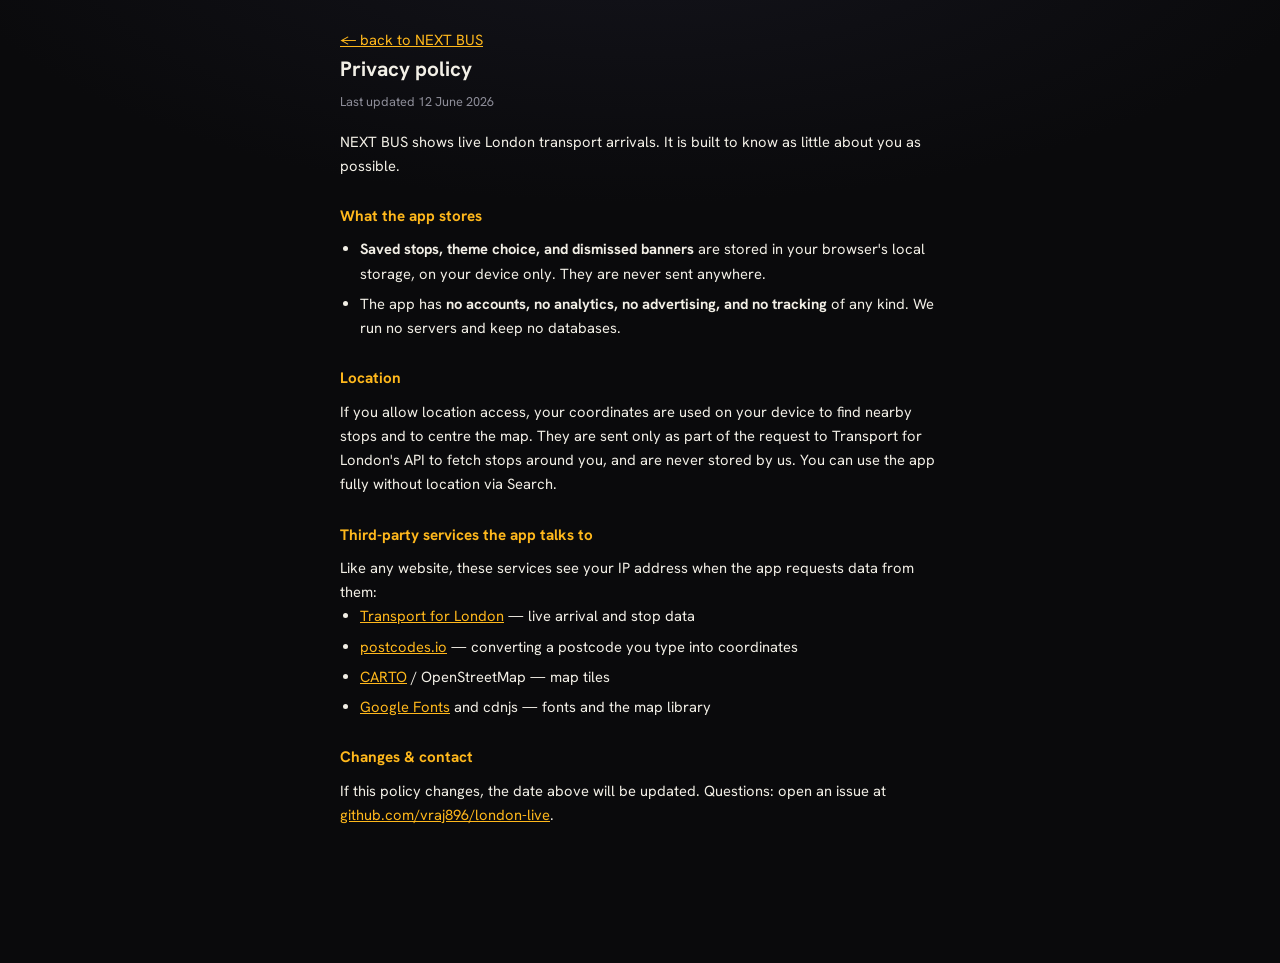
<file: privacy.html>
<!DOCTYPE html>
<html lang="en-GB">
<head>
  <meta charset="UTF-8" />
  <meta name="viewport" content="width=device-width, initial-scale=1.0, viewport-fit=cover" />
  <meta name="theme-color" content="#0a0a0c" />
  <title>Privacy — NEXT BUS</title>
  <link rel="icon" href="icon.svg" type="image/svg+xml" />
  <link rel="preconnect" href="https://fonts.googleapis.com" />
  <link rel="preconnect" href="https://fonts.gstatic.com" crossorigin />
  <link href="https://fonts.googleapis.com/css2?family=Doto:wght@500..900&family=Hanken+Grotesk:ital,wght@0,300..800;1,400&display=swap" rel="stylesheet" />
  <link rel="stylesheet" href="styles.css" />
  <style>
    .legal { max-width: 640px; margin: 0 auto; padding: 28px 20px 60px; line-height: 1.65; }
    .legal h1 { font-size: 1.3rem; margin-bottom: 4px; }
    .legal h2 { font-size: 0.95rem; margin: 26px 0 8px; color: var(--amber); }
    .legal p, .legal li { font-size: 0.92rem; color: var(--ink); }
    .legal ul { padding-left: 20px; display: grid; gap: 6px; }
    .legal .updated { color: var(--muted); font-size: 0.8rem; margin-bottom: 18px; }
    .legal a { color: var(--amber); }
  </style>
</head>
<body>
  <main class="legal">
    <p><a href="./">← back to NEXT BUS</a></p>
    <h1>Privacy policy</h1>
    <p class="updated">Last updated 12 June 2026</p>

    <p>NEXT BUS shows live London transport arrivals. It is built to know as
    little about you as possible.</p>

    <h2>What the app stores</h2>
    <ul>
      <li><strong>Saved stops, theme choice, and dismissed banners</strong> are stored in your
        browser's local storage, on your device only. They are never sent anywhere.</li>
      <li>The app has <strong>no accounts, no analytics, no advertising, and no tracking</strong>
        of any kind. We run no servers and keep no databases.</li>
    </ul>

    <h2>Location</h2>
    <p>If you allow location access, your coordinates are used on your device to
    find nearby stops and to centre the map. They are sent only as part of the
    request to Transport for London's API to fetch stops around you, and are
    never stored by us. You can use the app fully without location via Search.</p>

    <h2>Third-party services the app talks to</h2>
    <p>Like any website, these services see your IP address when the app
    requests data from them:</p>
    <ul>
      <li><a href="https://tfl.gov.uk/corporate/privacy-and-cookies/">Transport for London</a> — live arrival and stop data</li>
      <li><a href="https://postcodes.io">postcodes.io</a> — converting a postcode you type into coordinates</li>
      <li><a href="https://carto.com/privacy">CARTO</a> / OpenStreetMap — map tiles</li>
      <li><a href="https://policies.google.com/privacy">Google Fonts</a> and cdnjs — fonts and the map library</li>
    </ul>

    <h2>Changes & contact</h2>
    <p>If this policy changes, the date above will be updated. Questions:
    open an issue at
    <a href="https://github.com/vraj896/london-live">github.com/vraj896/london-live</a>.</p>
  </main>
</body>
</html>
</file>
<file: styles.css>
/* ============================================================
   NEXT BUS — London live arrivals
   Aesthetic: the dot-matrix countdown sign at a London bus stop.
   Blind black, glowing amber LEDs, Johnston-flavoured grotesk.
   ============================================================ */

:root {
  --bg: #0a0a0c;
  --bg-2: #101014;
  --panel: #15151a;
  --panel-2: #1c1c22;
  --line: #2a2a32;
  --ink: #f2efe6;
  --muted: #8d8d98;
  --amber: #ffb81c;
  --amber-dim: #b97f0e;
  --amber-glow: rgba(255, 184, 28, 0.45);
  --accent-soft: rgba(255, 184, 28, 0.16);
  --chip-ink: #412402;
  --bar-bg: rgba(16, 16, 20, 0.96);
  --app-bg: radial-gradient(1200px 500px at 50% -10%, #14141c 0%, #0a0a0c 60%), #0a0a0c;
  --bus-red: #dc241f;
  --roundel-blue: #0019a8;
  --good: #5bbd72;
  --bad: #ff5d4d;

  --font-body: "Hanken Grotesk", "Helvetica Neue", sans-serif;
  --font-led: "Doto", "Courier New", monospace;

  --sat: env(safe-area-inset-top, 0px);
  --sab: env(safe-area-inset-bottom, 0px);
}

[data-theme="light"] {
  --bg: #f4f2ec;
  --bg-2: #ece9e1;
  --panel: #ffffff;
  --panel-2: #faf8f2;
  --line: #ddd8cc;
  --ink: #1d1c18;
  --muted: #6d6c64;
  --amber: #8a5e06;
  --amber-dim: #b97f0e;
  --amber-glow: rgba(0, 0, 0, 0);
  --accent-soft: rgba(138, 94, 6, 0.13);
  --chip-ink: #fff8ec;
  --bar-bg: rgba(244, 242, 236, 0.95);
  --app-bg: #f4f2ec;
  --bad: #c0392b;
}

* { box-sizing: border-box; margin: 0; padding: 0; }

html { -webkit-text-size-adjust: 100%; }

body {
  font-family: var(--font-body);
  background: var(--app-bg);
  color: var(--ink);
  min-height: 100dvh;
  padding-bottom: calc(76px + var(--sab));
  overscroll-behavior-y: none;
}

button { font: inherit; color: inherit; background: none; border: 0; cursor: pointer; }

:focus-visible {
  outline: 2px solid var(--amber);
  outline-offset: 2px;
  border-radius: 4px;
}

.led {
  font-family: var(--font-led);
  font-weight: 800;
  color: var(--amber);
  text-shadow: 0 0 8px var(--amber-glow), 0 0 22px rgba(255, 184, 28, 0.18);
  letter-spacing: 0.04em;
  font-variant-numeric: tabular-nums;
}

/* ---------- top bar ---------- */

.topbar {
  position: sticky;
  top: 0;
  z-index: 20;
  display: flex;
  align-items: center;
  justify-content: space-between;
  padding: calc(10px + var(--sat)) 16px 10px;
  background: var(--bar-bg);
  backdrop-filter: blur(8px);
  border-bottom: 1px solid var(--line);
}

.topbar-right { display: flex; align-items: center; gap: 10px; }

.icon-btn {
  width: 36px; height: 36px;
  display: grid;
  place-items: center;
  border-radius: 10px;
  border: 1px solid var(--line);
  background: var(--panel);
  color: var(--amber);
  font-size: 1.05rem;
  line-height: 1;
}
.icon-btn:active { transform: scale(0.92); }

.brand { display: flex; align-items: center; gap: 10px; }

.brand-mark { width: 30px; height: 30px; flex: none; }

.brand h1 {
  font-size: 1.05rem;
  font-weight: 800;
  letter-spacing: 0.14em;
}
.brand h1 em {
  font-style: normal;
  color: var(--amber);
  margin-left: 2px;
}

.clock { font-size: 1.15rem; }

/* ---------- line status strip ---------- */

.status-strip {
  display: flex;
  gap: 8px;
  overflow-x: auto;
  padding: 10px 16px;
  scrollbar-width: none;
  border-bottom: 1px solid var(--line);
  background: var(--bg-2);
}
.status-strip::-webkit-scrollbar { display: none; }

.status-loading { color: var(--muted); font-size: 0.8rem; padding: 3px 0; }

.status-chip {
  flex: none;
  display: inline-flex;
  align-items: center;
  gap: 7px;
  font-size: 0.74rem;
  font-weight: 600;
  letter-spacing: 0.02em;
  padding: 4px 10px 4px 4px;
  border-radius: 999px;
  background: var(--panel);
  border: 1px solid var(--line);
  white-space: nowrap;
}
.status-chip .swatch {
  width: 18px; height: 18px;
  border-radius: 50%;
  flex: none;
}
.status-chip.disrupted { border-color: rgba(255, 93, 77, 0.55); cursor: pointer; }
.status-chip.disrupted .state { color: var(--bad); }
.status-chip .state { color: var(--muted); font-weight: 500; margin-left: 2px; }

.status-reason {
  padding: 10px 16px;
  font-size: 0.8rem;
  line-height: 1.5;
  color: var(--ink);
  background: rgba(255, 93, 77, 0.08);
  border-bottom: 1px solid rgba(255, 93, 77, 0.3);
}

/* ---------- install banner & modal ---------- */

.install-banner[hidden] { display: none; }

.install-banner {
  display: flex;
  align-items: center;
  gap: 10px;
  max-width: 720px;
  margin: 14px 16px 0;
  padding: 11px 12px 11px 16px;
  background: linear-gradient(135deg, rgba(255,184,28,0.10), rgba(255,184,28,0.03));
  border: 1px solid rgba(255, 184, 28, 0.35);
  border-radius: 14px;
  font-size: 0.82rem;
  line-height: 1.4;
}
@media (min-width: 760px) {
  .install-banner { margin-left: auto; margin-right: auto; }
}
.install-text { flex: 1; min-width: 0; }
.install-dismiss {
  flex: none;
  color: var(--muted);
  font-size: 0.9rem;
  padding: 6px 8px;
}

.modal[hidden] { display: none; }
.modal {
  position: fixed;
  inset: 0;
  z-index: 60;
  display: grid;
  place-items: center;
  padding: 24px;
  background: rgba(0, 0, 0, 0.7);
  backdrop-filter: blur(4px);
}
.modal-card {
  width: min(420px, 100%);
  background: var(--panel-2);
  border: 1px solid var(--line);
  border-radius: 18px;
  padding: 22px 22px 18px;
  box-shadow: 0 20px 60px rgba(0, 0, 0, 0.6);
}
.modal-card h3 {
  font-size: 1rem;
  font-weight: 800;
  letter-spacing: 0.04em;
  margin-bottom: 14px;
}
.modal-card ol {
  margin: 0 0 18px 18px;
  display: grid;
  gap: 10px;
  font-size: 0.88rem;
  line-height: 1.5;
}
.share-glyph {
  width: 18px;
  height: 18px;
  vertical-align: -3px;
  margin-left: 4px;
  fill: var(--amber);
}

/* ---------- views ---------- */

.view { padding: 18px 16px 8px; max-width: 720px; margin: 0 auto; }

.view-head {
  display: flex;
  align-items: baseline;
  justify-content: space-between;
  margin-bottom: 12px;
}
.view-head h2 {
  font-size: 0.8rem;
  font-weight: 700;
  text-transform: uppercase;
  letter-spacing: 0.22em;
  color: var(--muted);
}

.ghost-btn {
  font-size: 0.78rem;
  font-weight: 600;
  color: var(--amber);
  padding: 6px 10px;
  border-radius: 8px;
  border: 1px solid var(--line);
  background: var(--panel);
}
.ghost-btn:active { transform: scale(0.96); }

/* ---------- map ---------- */

.view-map { padding: 0; max-width: none; position: relative; z-index: 1; }

#map {
  height: 60vh; /* placeholder; sized precisely by sizeMap() in JS */
  min-height: 300px;
  background: #101014;
}

.leaflet-container { background: var(--bg-2); font-family: var(--font-body); }
.leaflet-control-attribution {
  background: var(--bar-bg) !important;
  color: var(--muted) !important;
  font-size: 10px;
}
.leaflet-control-attribution a { color: var(--muted) !important; }

.map-pin {
  display: block;
  width: 20px; height: 20px;
  box-sizing: border-box;
  border: 5px solid var(--bus-red);
  border-radius: 50%;
  position: relative;
  background: rgba(10, 10, 12, 0.55);
}
.map-pin > span {
  position: absolute;
  left: -6px; right: -6px; top: 50%;
  height: 4px;
  transform: translateY(-50%);
  background: #fff;
  border-radius: 1px;
}
.map-pin.rail { border-color: var(--roundel-blue); }
.map-pin.sel {
  box-shadow: 0 0 0 4px rgba(255, 184, 28, 0.55), 0 0 14px var(--amber-glow);
}

.map-hint {
  position: absolute;
  top: 12px; left: 50%;
  transform: translateX(-50%);
  z-index: 1001;
  background: var(--panel);
  border: 1px solid var(--line);
  border-radius: 999px;
  padding: 6px 14px;
  font-size: 0.75rem;
  color: var(--muted);
  white-space: nowrap;
}

.map-locate {
  position: absolute;
  right: 14px; bottom: 26px;
  z-index: 1001;
  width: 46px; height: 46px;
  border-radius: 13px;
  background: var(--panel);
  border: 1px solid var(--line);
  color: var(--amber);
  font-size: 1.35rem;
  line-height: 1;
}
.map-locate:active { transform: scale(0.94); }

.stop-sheet {
  position: absolute;
  left: 10px; right: 10px; bottom: 12px;
  z-index: 1002;
  background: var(--panel);
  border: 1px solid var(--line);
  border-radius: 14px;
  padding: 12px 14px;
  box-shadow: 0 12px 36px rgba(0, 0, 0, 0.55);
  animation: rise 0.2s ease;
}
.sheet-head {
  display: flex;
  align-items: baseline;
  justify-content: space-between;
  gap: 8px;
  margin-bottom: 9px;
}
.sheet-name { font-weight: 700; font-size: 0.92rem; min-width: 0; }
.sheet-name small { color: var(--muted); font-weight: 500; }
.sheet-close { flex: none; color: var(--muted); padding: 2px 6px; }
.sheet-rows { display: grid; gap: 7px; }
.sheet-row { display: flex; align-items: center; gap: 9px; }
.sheet-row .arr-line { min-width: 44px; font-size: 0.8rem; padding: 4px 6px; }
.sheet-dest {
  flex: 1;
  min-width: 0;
  font-family: var(--font-led);
  font-weight: 700;
  font-size: 0.85rem;
  color: var(--amber);
  text-shadow: 0 0 6px var(--amber-glow);
  white-space: nowrap;
  overflow: hidden;
  text-overflow: ellipsis;
}
.sheet-mins { flex: none; font-size: 0.95rem; }
.sheet-loading, .sheet-none { font-size: 0.8rem; color: var(--muted); }
.sheet-open { width: 100%; margin-top: 11px; }

/* ---------- search ---------- */

.searchbox { margin-bottom: 14px; }

#search-input {
  width: 100%;
  font: inherit;
  font-size: 1rem;
  color: var(--ink);
  background: var(--panel);
  border: 1px solid var(--line);
  border-radius: 14px;
  padding: 14px 16px;
  outline: none;
  -webkit-appearance: none;
}
#search-input:focus {
  border-color: var(--amber-dim);
  box-shadow: 0 0 0 3px rgba(255, 184, 28, 0.12);
}
#search-input::placeholder { color: var(--muted); }

/* ---------- stop lists ---------- */

.list { display: flex; flex-direction: column; gap: 10px; }

.stop-card {
  display: flex;
  align-items: center;
  gap: 12px;
  width: 100%;
  text-align: left;
  background: var(--panel);
  border: 1px solid var(--line);
  border-left: 3px solid var(--flag, var(--bus-red));
  border-radius: 0 14px 14px 0;
  padding: 12px 14px;
  transition: border-color 0.15s ease, transform 0.1s ease, background 0.15s ease;
  animation: rise 0.35s ease backwards;
}
.stop-card:nth-child(1) { animation-delay: 0.02s; }
.stop-card:nth-child(2) { animation-delay: 0.06s; }
.stop-card:nth-child(3) { animation-delay: 0.10s; }
.stop-card:nth-child(4) { animation-delay: 0.14s; }
.stop-card:nth-child(5) { animation-delay: 0.18s; }
.stop-card:nth-child(6) { animation-delay: 0.22s; }
.stop-card:active { transform: scale(0.985); background: var(--panel-2); }

@keyframes rise {
  from { opacity: 0; transform: translateY(8px); }
  to   { opacity: 1; transform: none; }
}

.stop-info { flex: 1; min-width: 0; }
.stop-name {
  display: block;
  font-weight: 700;
  font-size: 0.95rem;
  white-space: nowrap;
  overflow: hidden;
  text-overflow: ellipsis;
}
.stop-meta {
  display: block;
  font-size: 0.76rem;
  color: var(--muted);
  margin-top: 2px;
  white-space: nowrap;
  overflow: hidden;
  text-overflow: ellipsis;
}

.stop-right {
  flex: none;
  text-align: right;
  display: flex;
  flex-direction: column;
  gap: 2px;
  align-items: flex-end;
}
.stop-next {
  font-size: 1.02rem;
  min-height: 1.05em;
}
.stop-next:empty { display: none; }
.stop-dist {
  font-size: 0.72rem;
  color: var(--muted);
  font-weight: 600;
}

/* filter chips */
.chips { display: flex; gap: 8px; margin-bottom: 12px; }
.chip {
  padding: 6px 16px;
  border-radius: 999px;
  border: 1px solid var(--line);
  background: var(--panel);
  font-size: 0.8rem;
  font-weight: 600;
  color: var(--muted);
  transition: background 0.15s ease, color 0.15s ease;
}
.chip:active { transform: scale(0.95); }
.chip.active { background: var(--amber); border-color: var(--amber); color: var(--chip-ink); }

/* skeleton loaders */
.skel {
  height: 62px;
  border-radius: 0 14px 14px 0;
  border: 1px solid var(--line);
  border-left: 3px solid var(--line);
  background: var(--panel);
  position: relative;
  overflow: hidden;
}
@media (prefers-reduced-motion: no-preference) {
  .skel::after {
    content: "";
    position: absolute;
    inset: 0;
    transform: translateX(-100%);
    background: linear-gradient(90deg, transparent, rgba(141, 141, 152, 0.12), transparent);
    animation: shimmer 1.3s infinite;
  }
  @keyframes shimmer { to { transform: translateX(100%); } }
}

.fav-row {
  display: flex;
  align-items: stretch;
  gap: 8px;
}
.fav-row .stop-card { flex: 1; min-width: 0; }
.fav-remove {
  flex: none;
  width: 44px;
  border-radius: 14px;
  border: 1px solid var(--line);
  background: var(--panel);
  color: var(--muted);
  font-size: 0.95rem;
}
.fav-remove:active { color: var(--bad); transform: scale(0.94); }

.credit {
  text-align: center;
  font-size: 0.68rem;
  color: var(--muted);
  letter-spacing: 0.06em;
  padding: 22px 16px 10px;
}
.credit a { color: var(--muted); }

.hint {
  text-align: center;
  padding: 40px 20px;
  color: var(--muted);
  font-size: 0.9rem;
  line-height: 1.5;
}
.hint-led { font-size: 1.05rem; margin-bottom: 10px; }

.error-note {
  text-align: center;
  color: var(--bad);
  font-size: 0.85rem;
  padding: 24px 16px;
  line-height: 1.5;
}
.error-actions {
  display: flex;
  justify-content: center;
  gap: 10px;
  margin-top: 16px;
}

/* ---------- arrivals board ---------- */

.board[hidden] { display: none; }

.board {
  position: fixed;
  inset: 0;
  z-index: 40;
  background: var(--bg);
  display: flex;
  flex-direction: column;
  animation: board-in 0.22s ease;
}
@keyframes board-in {
  from { opacity: 0; transform: translateY(14px); }
  to   { opacity: 1; transform: none; }
}

.board-head {
  display: flex;
  align-items: center;
  gap: 10px;
  padding: calc(12px + var(--sat)) 14px 12px;
  border-bottom: 1px solid var(--line);
  background: var(--bg-2);
}
.board-head .back { font-size: 1.25rem; padding: 6px 12px; }

.board-title { flex: 1; min-width: 0; }
.board-title h2 {
  font-size: 1.02rem;
  font-weight: 800;
  white-space: nowrap;
  overflow: hidden;
  text-overflow: ellipsis;
}
.board-title p {
  font-size: 0.72rem;
  color: var(--muted);
  text-transform: uppercase;
  letter-spacing: 0.18em;
  margin-top: 2px;
}

.star-btn {
  font-size: 1.45rem;
  color: var(--muted);
  padding: 4px 8px;
  line-height: 1;
  transition: transform 0.15s ease;
}
.star-btn.on { color: var(--amber); text-shadow: 0 0 10px var(--amber-glow); }
.star-btn:active { transform: scale(1.25); }

/* The LED screen stays dark in both themes — countdown signs are dark even in daylight */
.board-screen {
  --amber: #ffb81c;
  --amber-dim: #b97f0e;
  --amber-glow: rgba(255, 184, 28, 0.45);
  --ink: #f2efe6;
  --muted: #8d8d98;
  --line: #2a2a32;
  color: var(--ink);
}
.board-screen {
  flex: 1;
  display: flex;
  flex-direction: column;
  margin: 14px;
  margin-bottom: calc(14px + var(--sab));
  border-radius: 16px;
  border: 1px solid #26262e;
  background:
    repeating-linear-gradient(0deg, rgba(255,255,255,0.016) 0 1px, transparent 1px 3px),
    radial-gradient(140% 90% at 50% 0%, #131318 0%, #0b0b0e 70%);
  box-shadow: inset 0 0 40px rgba(0,0,0,0.7), 0 10px 40px rgba(0,0,0,0.5);
  overflow: hidden;
  max-width: 720px;
  width: calc(100% - 28px);
  align-self: center;
}

.board-rows {
  flex: 1;
  overflow-y: auto;
  padding: 10px 4px;
}

.plat-head {
  padding: 14px 14px 5px;
  font-size: 0.68rem;
  font-weight: 700;
  text-transform: uppercase;
  letter-spacing: 0.2em;
  color: var(--muted);
}
.plat-head::before {
  content: "";
  display: inline-block;
  width: 7px; height: 7px;
  border-radius: 2px;
  background: var(--amber);
  margin-right: 8px;
  vertical-align: 1px;
}

.arr-row {
  display: flex;
  align-items: center;
  gap: 12px;
  padding: 13px 14px;
  border-bottom: 1px dashed rgba(255, 184, 28, 0.1);
  animation: rise 0.3s ease backwards;
}
.arr-row:nth-child(-n+8) { animation-delay: calc(var(--i, 0) * 0.04s); }

.arr-line {
  flex: none;
  min-width: 52px;
  text-align: center;
  font-weight: 800;
  font-size: 0.95rem;
  padding: 7px 8px;
  border-radius: 8px;
  color: #fff;
  letter-spacing: 0.02em;
}

.arr-line.code {
  font-family: var(--font-led);
  letter-spacing: 0.09em;
  font-size: 0.88rem;
}

.arr-dest { flex: 1; min-width: 0; }
.arr-dest .to {
  display: block;
  font-family: var(--font-led);
  font-weight: 700;
  font-size: 1.0rem;
  color: var(--amber);
  text-shadow: 0 0 7px var(--amber-glow);
  white-space: nowrap;
  overflow: hidden;
  text-overflow: ellipsis;
  letter-spacing: 0.03em;
}
.arr-dest .plat {
  display: block;
  font-size: 0.72rem;
  color: var(--muted);
  margin-top: 3px;
}

.arr-time {
  flex: none;
  text-align: right;
  font-size: 1.5rem;
  line-height: 1;
}
.arr-time small {
  display: block;
  font-family: var(--font-body);
  font-weight: 600;
  font-size: 0.62rem;
  color: var(--muted);
  text-shadow: none;
  letter-spacing: 0.18em;
  text-transform: uppercase;
  margin-top: 4px;
}
.arr-time.due { animation: blink 1.1s steps(2, start) infinite; }
@keyframes blink { 50% { opacity: 0.35; } }

.board-rows.no-anim .arr-row { animation: none; }

@media (prefers-reduced-motion: reduce) {
  .arr-row, .stop-card, .board, .arr-time.due { animation: none !important; }
  * { transition: none !important; }
}

.board-empty {
  text-align: center;
  padding: 60px 24px;
  color: var(--muted);
  line-height: 1.6;
}
.board-empty .led { display: block; font-size: 1.2rem; margin-bottom: 10px; }

.board-foot {
  display: flex;
  align-items: center;
  justify-content: space-between;
  padding: 9px 14px;
  border-top: 1px solid #222229;
  font-size: 0.72rem;
  color: var(--muted);
  letter-spacing: 0.06em;
}
.board-dotline { font-size: 0.7rem; opacity: 0.7; }

/* ---------- tab bar ---------- */

.tabbar {
  position: fixed;
  left: 0; right: 0; bottom: 0;
  z-index: 30;
  display: flex;
  justify-content: space-around;
  padding: 8px 10px calc(8px + var(--sab));
  background: var(--bar-bg);
  backdrop-filter: blur(10px);
  border-top: 1px solid var(--line);
}

.tab {
  display: flex;
  flex-direction: column;
  align-items: center;
  gap: 3px;
  font-size: 0.68rem;
  font-weight: 600;
  letter-spacing: 0.06em;
  color: var(--muted);
  padding: 4px 6px;
  border-radius: 12px;
  transition: color 0.15s ease;
}
.tab-glyph {
  font-size: 1.1rem;
  line-height: 1;
  padding: 3px 16px;
  border-radius: 999px;
  transition: background 0.15s ease;
}
.tab.active { color: var(--amber); }
.tab.active .tab-glyph { background: var(--accent-soft); }

/* ---------- wider screens ---------- */

@media (min-width: 760px) {
  .topbar, .status-strip { padding-left: 24px; padding-right: 24px; }
  .view { padding-top: 26px; }
  .list:not(#favs-list):not(.board-rows) { }
  #nearby-list, #search-list, #favs-list {
    display: grid;
    grid-template-columns: 1fr 1fr;
    gap: 12px;
  }
  .hint, .error-note { grid-column: 1 / -1; }
  .board-screen { margin-top: 20px; }
  .arr-dest .to { font-size: 1.15rem; }
  .arr-time { font-size: 1.7rem; }
}
</file>
